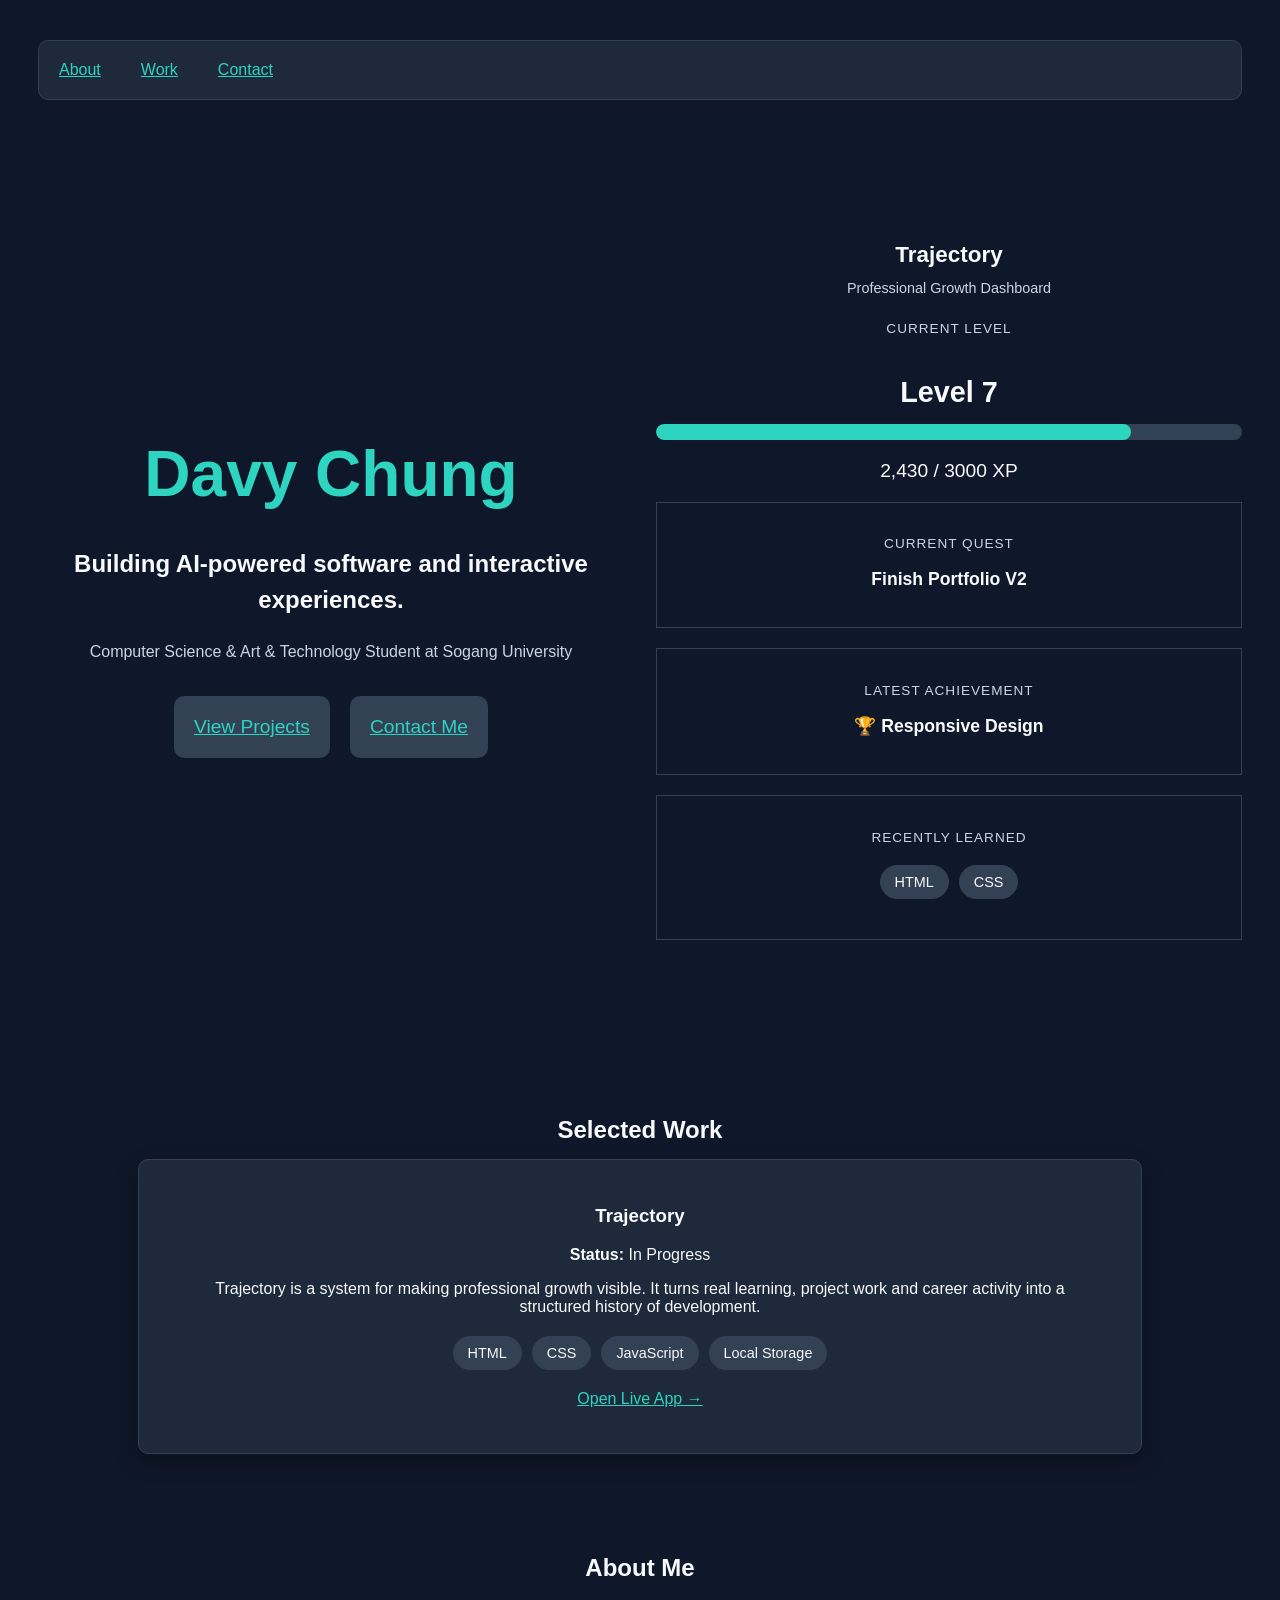
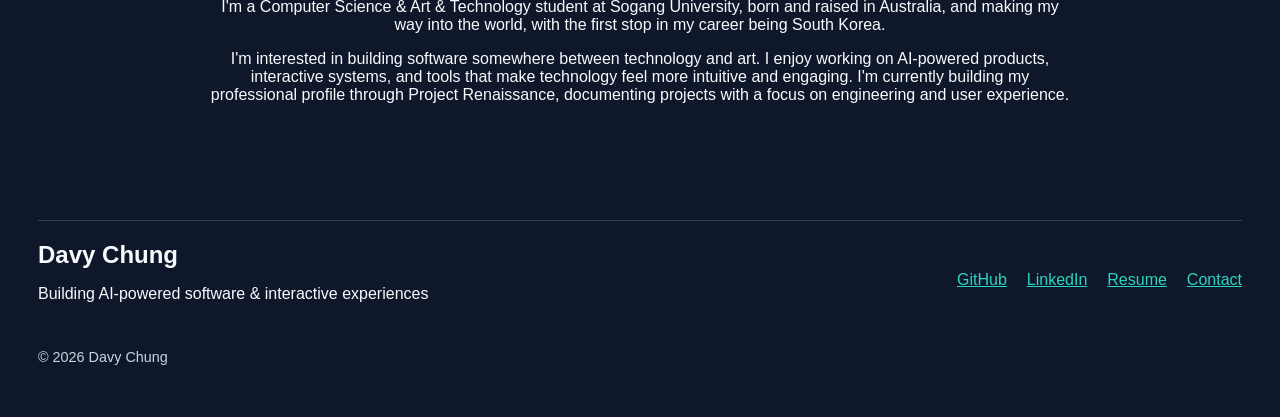
<file: index.html>
<!DOCTYPE html>
<html lang="en">

<head>
    <meta charset="UTF-8">
    <meta name="viewport" content="width=device-width, initial-scale=1.0">
    <title>Davy Chung | Portfolio</title>

    <link rel="stylesheet" href="style.css">
</head>

<body>
    <nav>
        <a href="#about">About</a>
        <a href="#projects">Work</a>
        <a href="#footer">Contact</a>
    </nav>

    <header>
        <div class = "hero-content">
            <div class = "hero-left">
                <h1>Davy Chung</h1>
                
                <p class="hero-tagline">
                    Building AI-powered software and interactive experiences.
                </p>
                
                <p class="hero-subtitle">
                    Computer Science & Art & Technology Student at Sogang University
                </p>

                <div class="hero-buttons">
                    <a class="button" href="#projects">View Projects</a>
                    <a class="button" href="#contact">Contact Me</a>
                </div>
            </div>
            
            <div class = "hero-right">
                <div class="trajectory-preview">
                    
                    <h3>Trajectory</h3>

                    <p class="subtitle">
                        Professional Growth Dashboard
                    </p>

                    <!-- Level -->
                    <div class="level-section">

                        <p class="label">Current Level</p>

                        <h2>Level 7</h2>

                    </div>

                    <!-- Progress Bar -->
                    <div class="progress-bar">
                        
                        <div class="progress-fill"></div>
                        
                    </div>
                    
                    <p class="xp-text">
                            2,430 / 3000 XP
                    </p>

                    <div class="dashboard-section">
                        
                        <!-- Current Quest -->
                        <p class="label">
                            Current Quest
                        </p>

                        <p class="value">
                            Finish Portfolio V2
                        </p>

                    </div>

                    <div class="dashboard-section">

                        <!-- Achievement -->
                        <p class="label">
                            Latest Achievement
                        </p>

                        <p class="value">
                            🏆 Responsive Design
                        </p>
                        
                    </div>
                    
                    <div class="dashboard-section">

                        <!-- Skill Chips -->
                        <p class="label">
                            Recently Learned
                        </p>

                        <div class="tech-stack">

                            <span class="chip">HTML</span>

                            <span class="chip">CSS</span>

                        </div>

                    </div>

                </div>
            </div>
        </div>

    </header>

    <main>
        <div class="container">
            
            <!-- <section id="skills">
                <h2>Skills</h2>
                
                <div class="skills-container">
                    <article class="skills-card">
                        
                        <h3>Programming</h3>
                        
                        <ul>
                            <li>Python</li>
                            <li>JavaScript</li>
                            <li>C</li>
                        </ul>
                        
                    </article>
                    
                    <article class="skills-card">
                        
                        <h3>Web</h3>
                        
                        <ul>
                            <li>HTML</li>
                            <li>CSS</li>
                        </ul>
                        
                    </article>
                    
                    <article class="skills-card">
                        
                        <h3>Tools</h3>
                        
                        <ul>
                            <li>Git</li>
                            <li>GitHub</li>
                            <li>VS Code</li>
                        </ul>
                        
                    </article>
                    
                    <article class="skills-card">
                        
                        <h3>Creative</h3>
                        
                        <ul>
                            <li>Adobe Photoshop</li>
                            <li>Illustrator</li>
                            <li>Premiere</li>
                            <li>Max 7</li>
                            <li>Maya</li>
                        </ul>
                        
                    </article>
                    
                    <article class="skills-card">
                        
                        <h3>Languages</h3>
                        
                        <ul>
                            <li>Fluent in English</li>
                            <li>Fluent in Korean</li>
                        </ul>
                        
                    </article>
                </div>
            </section> -->
            
            <section id="projects">
                <h2>Selected Work</h2>
                
                <article class="project-card">
                    <h3>Trajectory</h3>
                    <p><strong>Status:</strong> In Progress</p>

                    <p>
                        Trajectory is a system for making professional growth
                        visible. It turns real learning, project work and career
                        activity into a structured history of development.
                    </p>

                    <div class="tech-stack">
                        <span class="chip">HTML</span>
                        <span class="chip">CSS</span>
                        <span class="chip">JavaScript</span>
                        <span class="chip">Local Storage</span>
                    </div>

                    <a href="https://davychung.github.io/trajectory/">
                        Open Live App →
                    </a>
                </article>
            </section>

            <section id="about">
                <h2>About Me</h2>
                
                <p>
                    I'm a Computer Science & Art & Technology student at Sogang University, 
                    born and raised in Australia, and making my way into the world, 
                    with the first stop in my career being South Korea.
                </p>
    
                <p>
                    I'm interested in building software somewhere between technology and art.
                    I enjoy working on AI-powered products, interactive systems, and tools that
                    make technology feel more intuitive and engaging. I'm currently building my
                    professional profile through Project Renaissance, documenting projects with
                    a focus on engineering and user experience.
                </p>
            </section>

        </div>

        <footer id="footer">
            <div class="footer-content">

                <div class="footer-brand">
                    
                    <h2>Davy Chung</h2>
            
                    <p>Building AI-powered software & interactive experiences</p>

                </div>

                <div class="footer-links">
                    <a href="#">GitHub</a>
                    <a href="#">LinkedIn</a>
                    <a href="#">Resume</a>
                    <a href="#">Contact</a>
                </div>

            </div>

            <p>© 2026 Davy Chung</p>
        </footer>
    </main>
</body>


<!-- Git File Change WorkFlow
    git status
    git add .
    git commit -m "Describe what changed"
    git push
-->

<!-- This is the start of a comment. Comments are not displayed on the page.
<h1>Main Heading</h1>
<h2>Section Heading</h2>
<h3>Subsection</h3>
<h4>Smaller Heading</h4>
<h5>Tiny Heading</h5>
<h6>Smallest Heading</h6>
<p>This is a paragraph.</p>
<strong>This text is bold.</strong> (Used more often for emphasis.)
<em>This text is italicized.</em> (used more often for emphasis.)
<b>This text is also bold.</b> (Note: <b> is not the same as <strong>.)
<i>This text is also italicized.</i> (Note: <i> is not the same as <em>.)
<br> This is a line break.
<hr> This is a horizontal rule. (Creates a divider)
<ul> (This is an bullet point list. "Unordered List")
    <li>Gaming</li>
    <li>Dance</li>
    <li>Programming</li>
</ul>
<ol> (This is a numbered list. "Ordered List")
    <li>Wake up</li>
    <li>Code</li>
    <li>Sleep</li>
</ol>
<a href="https://www.github.com/davychung"> (This is a Link)
    My GitHub
</a>
<img src="cat.jpg" alt="A cat"> (This is an image)
<button>Click Me</button> (This is a button)
<blockquote> (This is a quote)
    The best way to predict the future is build it.
</blockquote>
<code> (This is a code snippet)
    git commint
</code>
<div> (this is a container that groups related content together)
    <h2>About me</h2>
    <p>I like to play video games, dance, and code.</p>
</div>

This is the end of a comment.-->
</file>
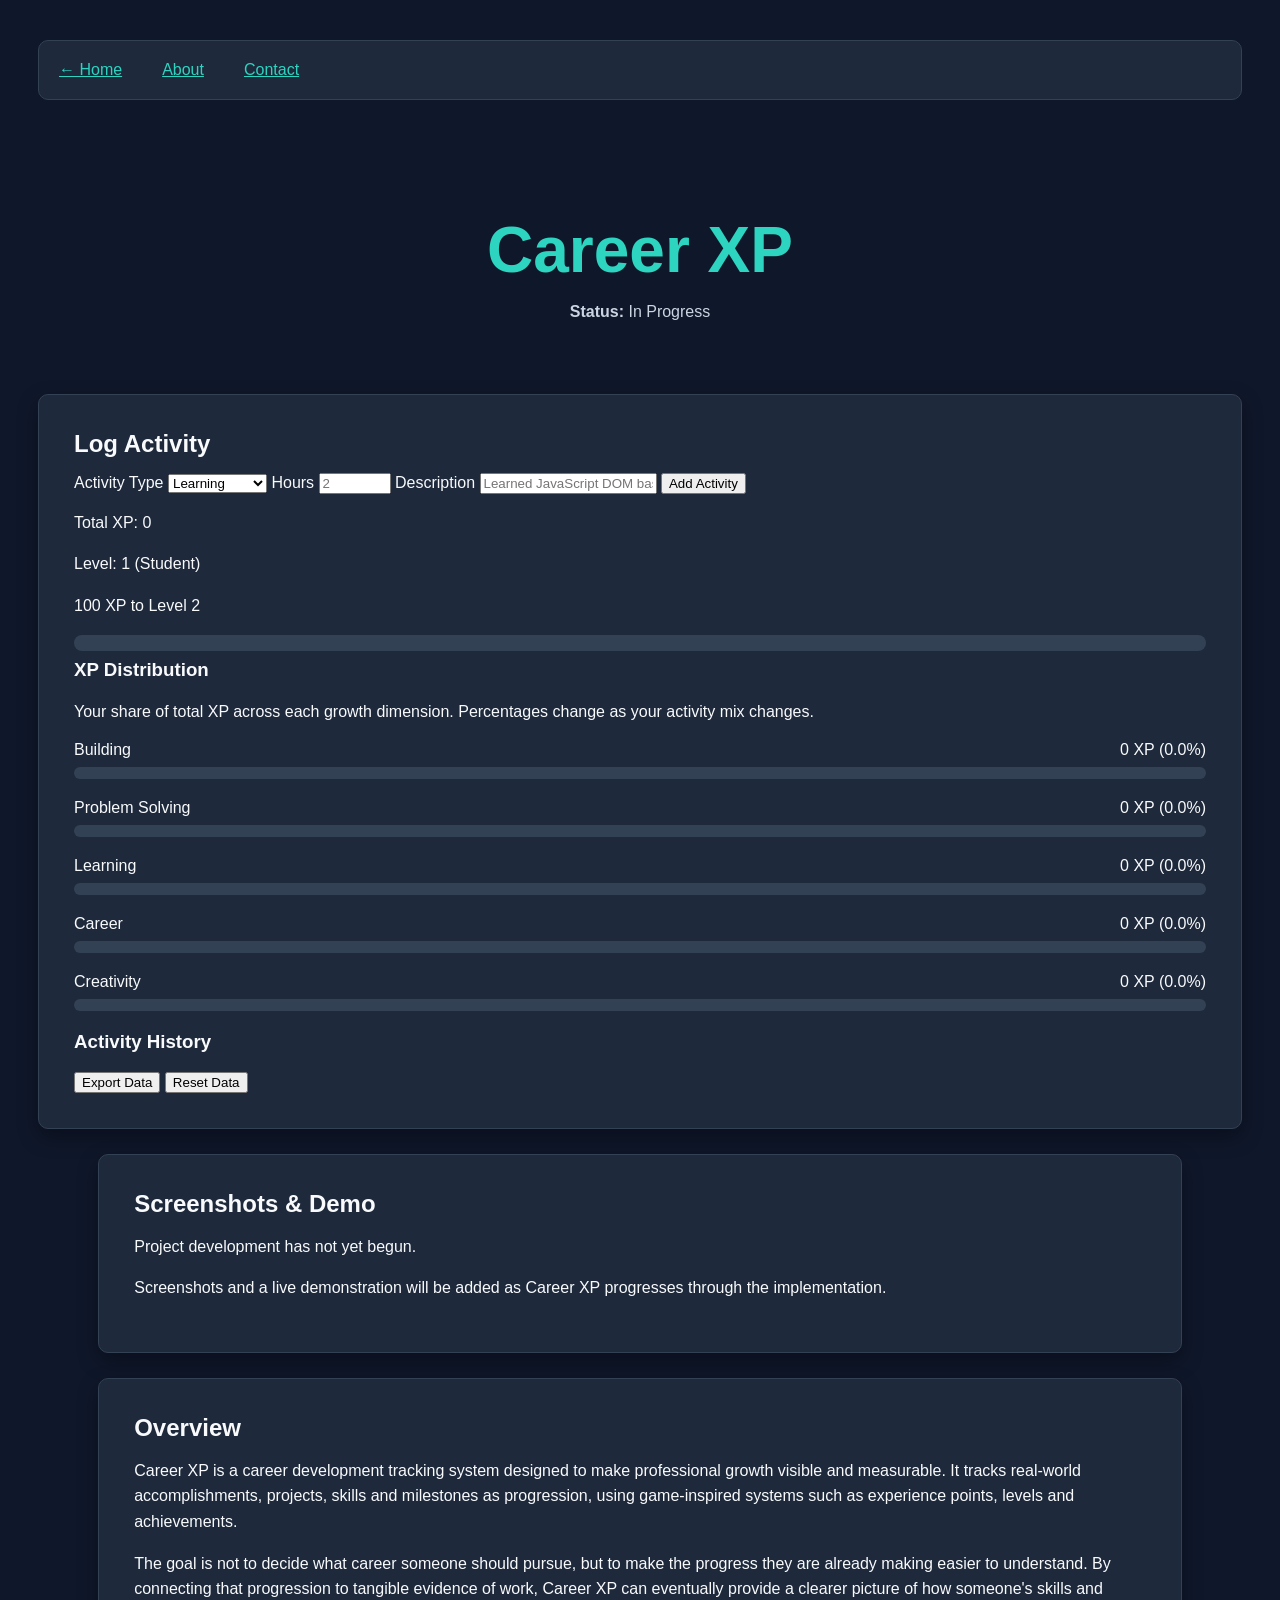
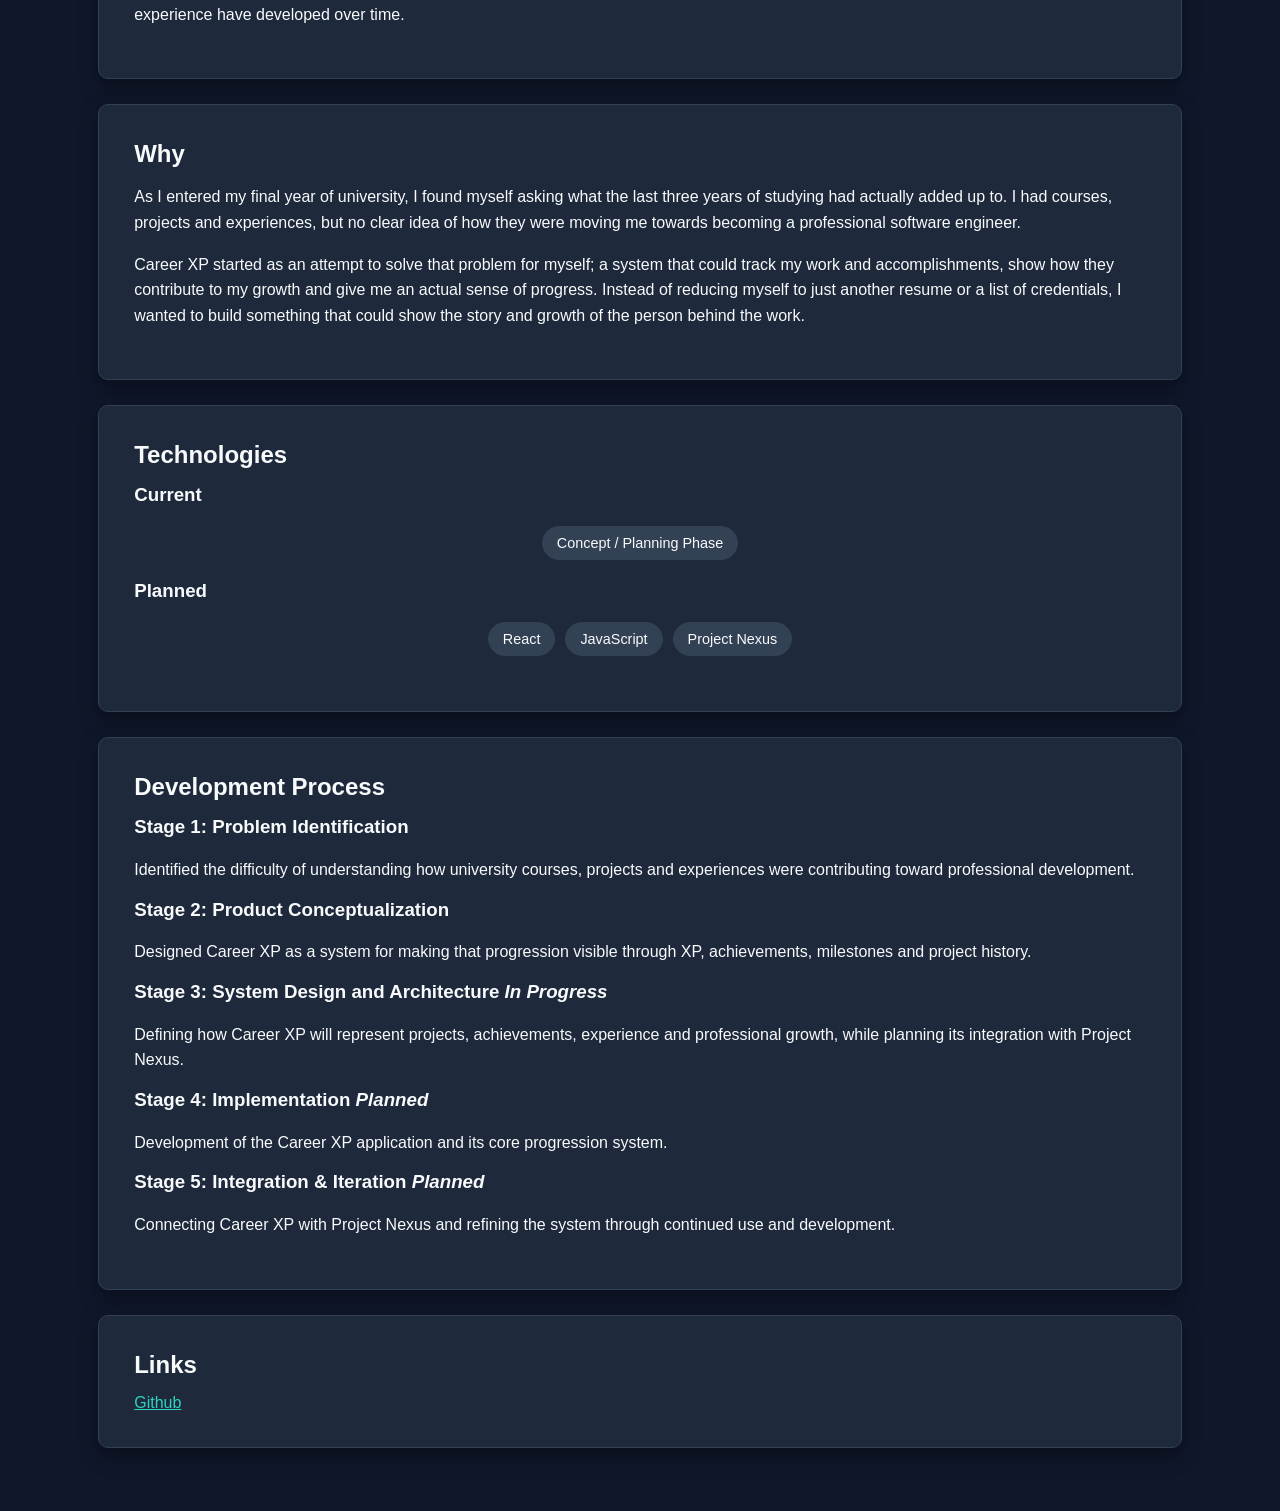
<file: projects/career-xp.html>
<!DOCTYPE html>
<html lang="en">

<head>
    <meta charset="UTF-8">
    <meta name="viewport" content="width=device-width, initial-scale=1.0">
    <title>Davy Chung | Career XP</title>

    <link rel="stylesheet" href="../style.css">
</head>

<body>
    <nav>
        <a href="../index.html">← Home</a>
        <a href="../index.html#about">About</a>
        <a href="../index.html#footer">Contact</a>
    </nav>

    <header>
        <div class="projectpage-header">
            <h1>Career XP</h1>
            <p><strong>Status:</strong> In Progress</p>
        </div>
    </header>

    <main>

        <section class="projectpage-section">
            <h2>Log Activity</h2>

            <form id="activity-form">
                <label for="activity-type">Activity Type</label>

                <select id="activity-type" required>
                    <option value="learning">Learning</option>
                    <option value="leetcode">LeetCode</option>
                    <option value="project-work">Project Work</option>
                </select>

                <label for="activity-amount">Hours</label>
                <input
                    type="number"
                    id="activity-amount"
                    min="0.25"
                    max="24"
                    step="0.25"
                    placeholder="2"
                    required
                >

                <label for="activity-description">Description</label>
                <input
                    type="text"
                    id="activity-description"
                    placeholder="Learned JavaScript DOM basics"
                    required
                >

                <button type="submit">Add Activity</button>
                <p id="form-message" role="status"></p>

                <div id="xp-result">
                <p>Total XP: <span id="total-xp">0</span></p>
                </div>
            </form>

            <p>Level: <span id="level">1</span></p>

            <div class="level-progress">
                <p id="next-level-text">0 XP to next level</p>

                <div class="progress-bar">
                    <div class="progress-fill" id="level-progress-fill"></div>
                </div>
            </div>
            
            <div class="distribution-header">
                <h3>XP Distribution</h3>

                <p>
                    Your share of total XP across each growth dimension.
                    Percentages change as your activity mix changes.
                </p>
            </div>

            <div class="dimension-row">
                <div class="dimension-label">
                    <span>Building</span>
                    <span id="building-xp">0 XP</span>
                </div>

                <div class="dimension-bar">
                    <div class="dimension-fill" id="building-fill"></div>
                </div>
            </div>

            <div class="dimension-row">
                <div class="dimension-label">
                    <span>Problem Solving</span>
                    <span id="problem-solving-xp">0 XP</span>
                </div>

                <div class="dimension-bar">
                    <div class="dimension-fill" id="problem-solving-fill"></div>
                </div>
            </div>

            <div class="dimension-row">
                <div class="dimension-label">
                    <span>Learning</span>
                    <span id="learning-xp">0 XP</span>
                </div>

                <div class="dimension-bar">
                    <div class="dimension-fill" id="learning-fill"></div>
                </div>
            </div>
            
            <div class="dimension-row">
                <div class="dimension-label">
                    <span>Career</span>
                    <span id="career-xp">0 XP</span>
                </div>

                <div class="dimension-bar">
                    <div class="dimension-fill" id="career-fill"></div>
                </div>
            </div>
            
            <div class="dimension-row">
                <div class="dimension-label">
                    <span>Creativity</span>
                    <span id="creativity-xp">0 XP</span>
                </div>

                <div class="dimension-bar">
                    <div class="dimension-fill" id="creativity-fill"></div>
                </div>
            </div>


            <div class="activity-history">
                <h3>Activity History</h3>
                <ul id="activity-list"></ul>
            </div>

            <div class="data-controls">
                <button type="button" id="export-data-button">
                    Export Data
                </button>

                <button type="button" id="reset-data-button">
                    Reset Data
                </button>
            </div>

        </section>

        <div class="container">

            <section class="projectpage-section">
                <h2>Screenshots & Demo</h2>
                <!-- screenshots will go here -->

                <div class="project-preview">
                    <p>Project development has not yet begun.</p>
                    <p>
                        Screenshots and a live demonstration will be added as
                        Career XP progresses through the implementation.
                    </p>
                </div>
            </section>

            <section class="projectpage-section">
                <h2>Overview</h2>

                <p>
                    Career XP is a career development tracking system designed to make professional
                    growth visible and measurable. It tracks real-world accomplishments, projects,
                    skills and milestones as progression, using game-inspired systems such as
                    experience points, levels and achievements.
                </p>

                <p>
                    The goal is not to decide what career someone should pursue, but to make the
                    progress they are already making easier to understand. By connecting that
                    progression to tangible evidence of work, Career XP can eventually provide a
                    clearer picture of how someone's skills and experience have developed over time.
                </p>

            </section>

            <section class="projectpage-section">
                <h2>Why</h2>

                <p>
                    As I entered my final year of university, I found myself asking what the last three years
                    of studying had actually added up to. I had courses, projects and experiences, but no
                    clear idea of how they were moving me towards becoming a professional software engineer.
                </p>

                <p>
                    Career XP started as an attempt to solve that problem for myself; a system that could track
                    my work and accomplishments, show how they contribute to my growth and give me an actual sense
                    of progress. Instead of reducing myself to just another resume or a list of credentials,
                    I wanted to build something that could show the story and growth of the person behind the work.
                </p>

            </section>

            <section class="projectpage-section">
                <h2>Technologies</h2>

                <h3>Current</h3>
                <div class="tech-stack">
                    <span class="chip">Concept / Planning Phase</span>
                </div>

                <h3>Planned</h3>
                <div class="tech-stack">
                    <span class="chip">React</span>
                    <span class="chip">JavaScript</span>
                    <span class="chip">Project Nexus</span>
                </div>

            </section>

            <section class="projectpage-section">
                <h2>Development Process</h2>
                <h3>Stage 1: Problem Identification</h3>
                <p>
                    Identified the difficulty of understanding how university courses,
                    projects and experiences were contributing toward professional
                    development.
                </p>

                <h3>Stage 2: Product Conceptualization</h3>
                <p>
                    Designed Career XP as a system for making that
                    progression visible through XP, achievements,
                    milestones and project history.
                </p>

                <h3>Stage 3: System Design and Architecture <em>In Progress</em></h3>
                <p>
                    Defining how Career XP will represent projects, achievements,
                    experience and professional growth, while planning its integration
                    with Project Nexus.
                </p>

                <h3>Stage 4: Implementation <em>Planned</em></h3>
                <p>
                    Development of the Career XP application and its core progression
                    system.
                </p>

                <h3>Stage 5: Integration & Iteration <em>Planned</em></h3>
                <p>
                    Connecting Career XP with Project Nexus and refining the system
                    through continued use and development.
                </p>

            </section>

            <section class="projectpage-section">
                <h2>Links</h2>
                <a href="#">Github</a>
            </section>

        </div>
    </main>
    <script src="career-xp.js"></script>
</body>
</file>
<file: style.css>
:root {

    /* Backgrounds */

    --background: #0F172A;
    --surface: #1E293B;
    --surface-light: #334155;

    /* Text */

    --text: #F8FAFC;
    --text-secondary: #CBD5E1;

    /* Brand */

    --primary: #2DD4BF;
    --primary-hover: #14B8A6;

    /* Status */

    --success: #22C55E;
    --warning: #F59E0B;

    /* Shadows */

    --shadow: rgba(0,0,0,.35);
    --shadow-hover: rgba(255,255,255,.08);
}

* {
    box-sizing: border-box;
}

.container {
    width: 90%;
    max-width: 1200px;
    margin: 0 auto;
}

nav {
    display: flex;
    justify-content: flex-start;
    gap: 40px;
    margin-bottom: 3rem;
    position: sticky;
    top: 40px;
    background-color: var(--surface);
    padding: 1.25rem;
    border-radius: 10px;
    z-index: 100;
    border: 1px solid var(--surface-light);
}

.hero-content{
    padding: 6rem 0;
    font-size: 1.2em;
    display: flex;
    gap: 2rem;
    align-items: center;
    justify-content: center;
}


.hero-left {
    flex: 1;
}

.hero-left h1 {
    font-size: 4rem;
    margin-bottom: 1ch;
}

.hero-tagline {
    font-size: 1.5rem;
    font-weight: 600;
    line-height: 1.5;

    max-width: 550px;

    margin: 0 auto 25px;
}

.hero-subtitle {
    color: var(--text-secondary);

    font-size: 1rem;

    margin-bottom: 35px;
}

.hero-right {
    flex: 1;
}

.hero-buttons {
    display: flex;
    justify-content: center;
    gap: 20px;
    margin: 30px 0;
}

.careerxp-preview {
    display: flex;

    flex-direction: column;

    gap: 10px;

    background-color: var(--surface);
    
    border: 1px solid var(--surface-light);

    border-radius: 10px;

    padding: 30px;

    box-shadow: 0 8px 20px var(--shadow);

    width: 100%;

    max-width: 520px;
}

.label {
    color: var(--text-secondary);

    font-size: .85rem;

    text-transform: uppercase;

    letter-spacing: 1px;
}

.value {
    font-size: 1.1rem;

    font-weight: 600;
}

.subtitle {
    color: var(--text-secondary);

    margin-top: -10px;

    margin-bottom: 25px;

    font-size: .9rem;
}

.progress-bar {
    width: 100%;

    height: 16px;

    background-color: var(--surface-light);

    border-radius: 999px;

    overflow: hidden;

    margin: 12px 0 8px;
}

.progress-fill {
    transition: width 0.4s ease;
    
    width: 81%;

    height: 100%;

    background-color: var(--primary);

    border-radius: inherit;
}

.dashboard-section {
    border: 1px solid var(--surface-light);
    padding: 20px;
    margin-top: 20px;
}

body {
    background-color: var(--background);
    color: var(--text);
    font-family: Arial, sans-serif;

    text-align: center;
    padding: 30px;
}

section{
    padding:20px;
    margin:20px;
}

h1 {
    color: var(--primary);
}

blockquote {
    font-style: italic;
    color: var(--primary);
    margin: 30px 0;
}

.skills-container {
    display: flex;
    justify-content: center;
    flex-wrap: wrap;
    gap: 30px;
}

.skills-card {
    background-color: var(--surface);
    width: 250px;
    padding: 25px;
    border-radius: 10px;
    box-shadow: 0 8px 20px var(--shadow);
    border: 1px solid var(--surface-light);
    transition: 
        transform .2s ease,
        box-shadow .2s ease;
}

.skills-card h3{
    color: var(--primary);
    margin-bottom: 20px;
}

.skills-card li {
    margin: 12px 0;
}

.project-card {
    background-color: var(--surface);
    padding: 45px;
    border-radius: 10px;
    box-shadow: 0 8px 20px var(--shadow);
    border: 1px solid var(--surface-light);
}

.project-card img{
    width:100%;
    border-radius:10px;
    margin: 20px 0;
}

.project-grid {
    display: grid;
    grid-template-columns: repeat(auto-fit, minmax(300px, 1fr));
    gap: 20px;
}

.tech-stack {
    display: flex;
    justify-content: center;
    gap: 10px;
    margin: 20px 0;
    flex-wrap: wrap;
}

.chip {
    display: inline-block;

    background-color: var(--surface-light);
    border: 1px solid var(--surface-light);
    border-radius: 999px;

    padding: 8px 14px;

    font-size: 0.9rem;
}

@media (max-width: 768px) {

    body {
        padding: 20px;
    }

    .hero-content{
        flex-direction: column;
        text-align: center;
    }

    .hero-buttons {
        flex-direction: column;
        align-items: center;
    }

    .project-card {
        padding: 20px;
    }

    section {
        margin: 20px 0;
        padding: 10px;
    }

}

ul, ol {
    list-style: none;
    padding: 0;
}

h2 {
    margin-top: 40px;
    margin-bottom: 15px;
}

a {
    color:var(--primary);
}

.button {
    color:var(--primary);
    transition: background-color 0.3s;
    background-color: var(--surface-light);
    border-radius: 10px;
    padding: 20px;

}

.button:hover {
    background-color: var(--primary);
    color: #494949;
}

.skills-card:hover {
    box-shadow: 0 0px 10px var(--shadow-hover);
    transform: translateY(-5px);
}

#about {
    max-width: 900px;
    margin: 0 auto;
}

footer {
    margin-top: 80px;
    padding-top: 20px;
    text-align: left;
    border-top: 1px solid var(--surface-light);
}

.footer-content {
    display: flex;
    justify-content: space-between;
    align-items: center;
}

.footer-links {
    display: flex;
    gap: 20px;
}

footer > p {
    margin-top: 30px;
    color: var(--text-secondary);
    font-size: 0.9rem;
}

.footer-brand h2 {
    margin-top: 0;
}

/* Project Page Specific Styles */

.projectpage-header {
    padding: 1.5rem 0 2rem;
}

.projectpage-header h1 {
    font-size: 4rem;
    margin-bottom: 10px;
}

.projectpage-header p {
    color: var(--text-secondary);
}

.projectpage-section {
    text-align: left;
    background-color: var(--surface);
    border: 1px solid var(--surface-light);
    border-radius: 10px;
    padding: 35px;
    margin: 25px 0;
    box-shadow: 0 8px 20px var(--shadow);
}

.projectpage-section h2, h3 {
    margin-top: 0;
}

.projectpage-section p {
    line-height: 1.6;
}

.dimension-row {
    margin-bottom: 20px;
}

.dimension-label {
    display: flex;
    justify-content: space-between;
    margin-bottom: 8px;
}

.dimension-bar {
    width: 100%;
    height: 12px;
    background-color: var(--surface-light);
    border-radius: 999px;
    overflow: hidden;
}

.dimension-fill {
    height: 100%;
    width: 0%;
    background-color: var(--primary);
    border-radius: inherit;
    transition: width 0.4s ease;
}


/*
Content -> What's inside
Padding -> Space inside
Border  -> Outline
Margin -> Space outside
*/
</file>
